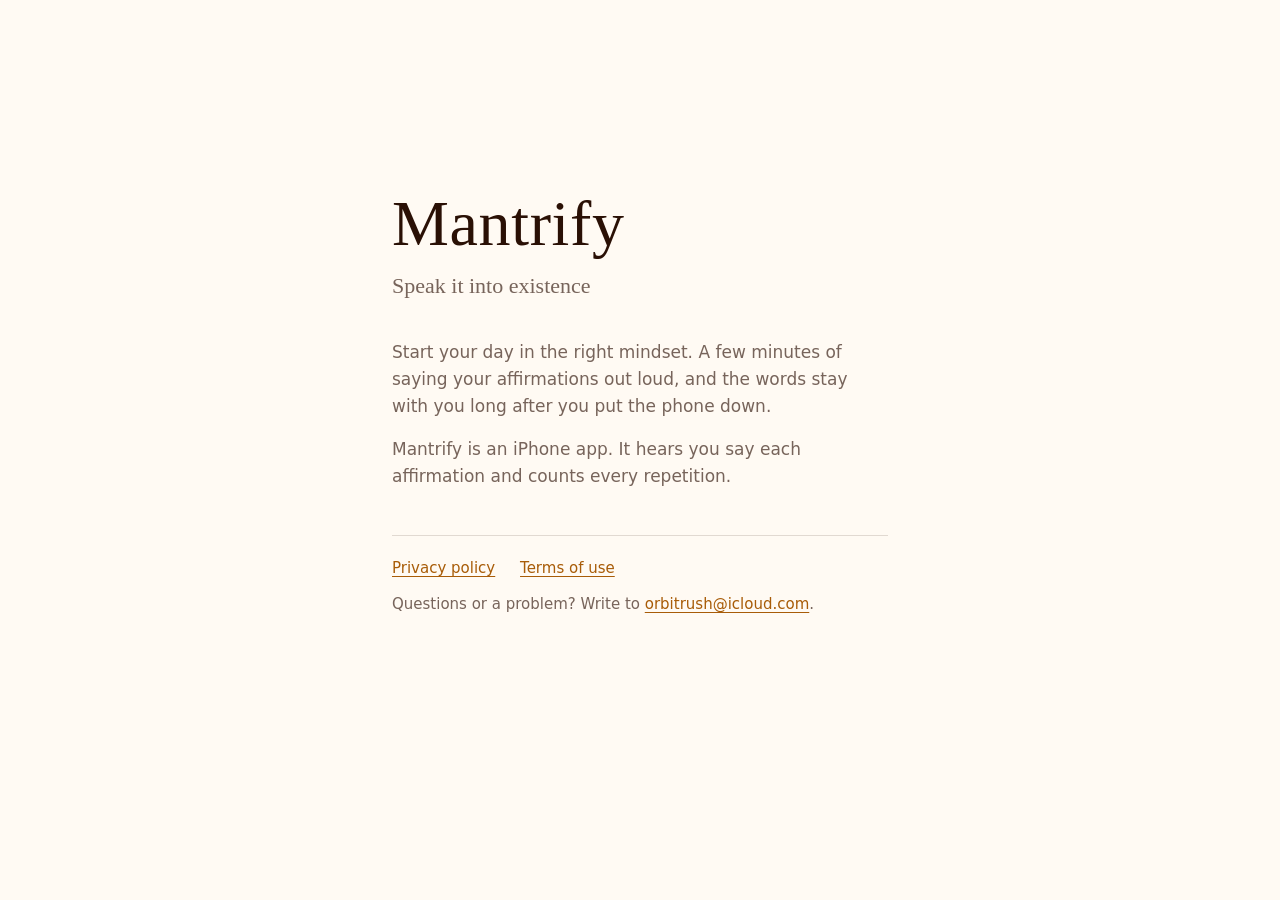
<file: index.html>
<!doctype html>
<html lang="en">
<head>
  <meta charset="utf-8">
  <meta name="viewport" content="width=device-width, initial-scale=1, viewport-fit=cover">
  <title>Mantrify: Daily Affirmations</title>
  <meta name="description" content="Start your day in the right mindset. Mantrify is an iPhone app for saying your affirmations out loud.">
  <meta name="theme-color" content="#FFFAF3" media="(prefers-color-scheme: light)">
  <meta name="theme-color" content="#0B0503" media="(prefers-color-scheme: dark)">
  <link rel="stylesheet" href="style.css">
</head>
<body>
  <main class="home">
    <h1 class="wordmark">Mantrify</h1>
    <p class="tagline">Speak it into existence</p>
    <p>Start your day in the right mindset. A few minutes of saying your affirmations out loud, and the words stay with you long after you put the phone down.</p>
    <p>Mantrify is an iPhone app. It hears you say each affirmation and counts every repetition.</p>
    <nav aria-label="Pages">
      <a href="privacy/">Privacy policy</a>
      <a href="terms/">Terms of use</a>
    </nav>
    <p class="contact">Questions or a problem? Write to <a href="mailto:orbitrush@icloud.com">orbitrush@icloud.com</a>.</p>
  </main>
</body>
</html>
</file>
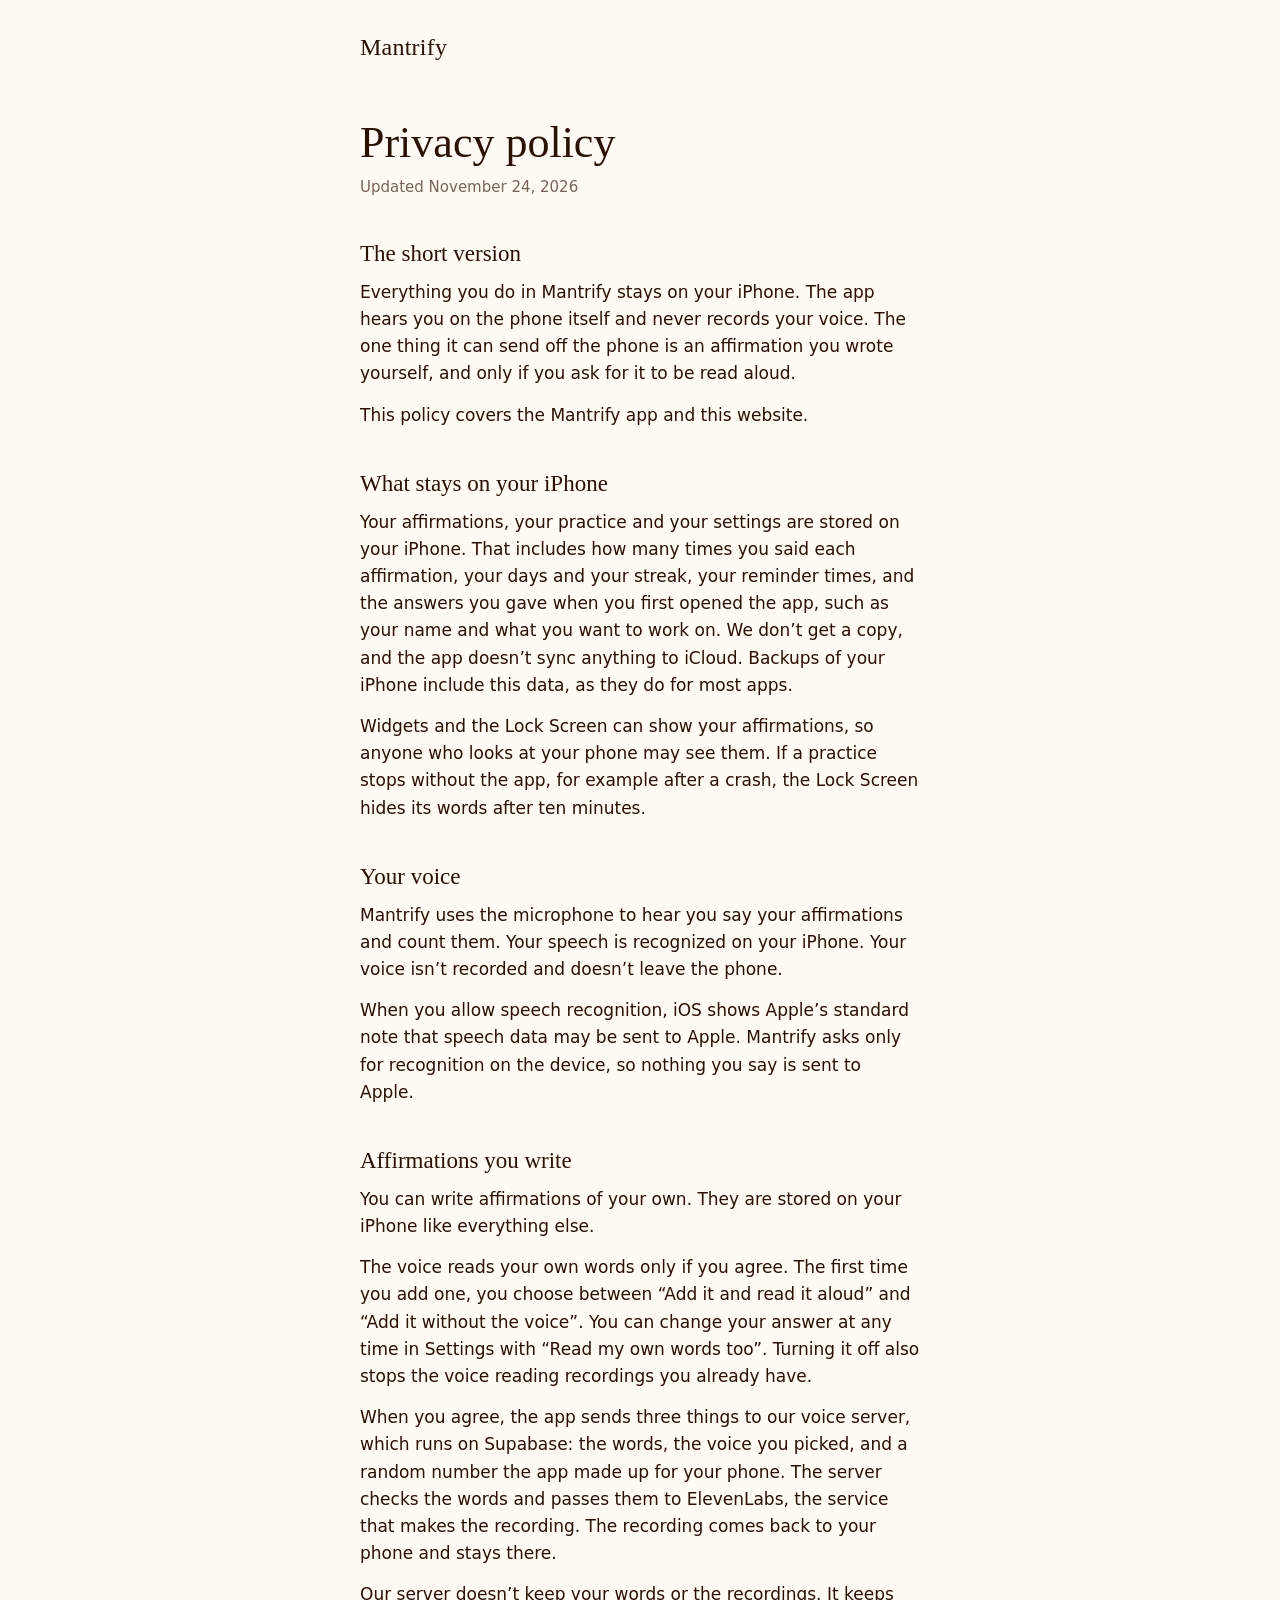
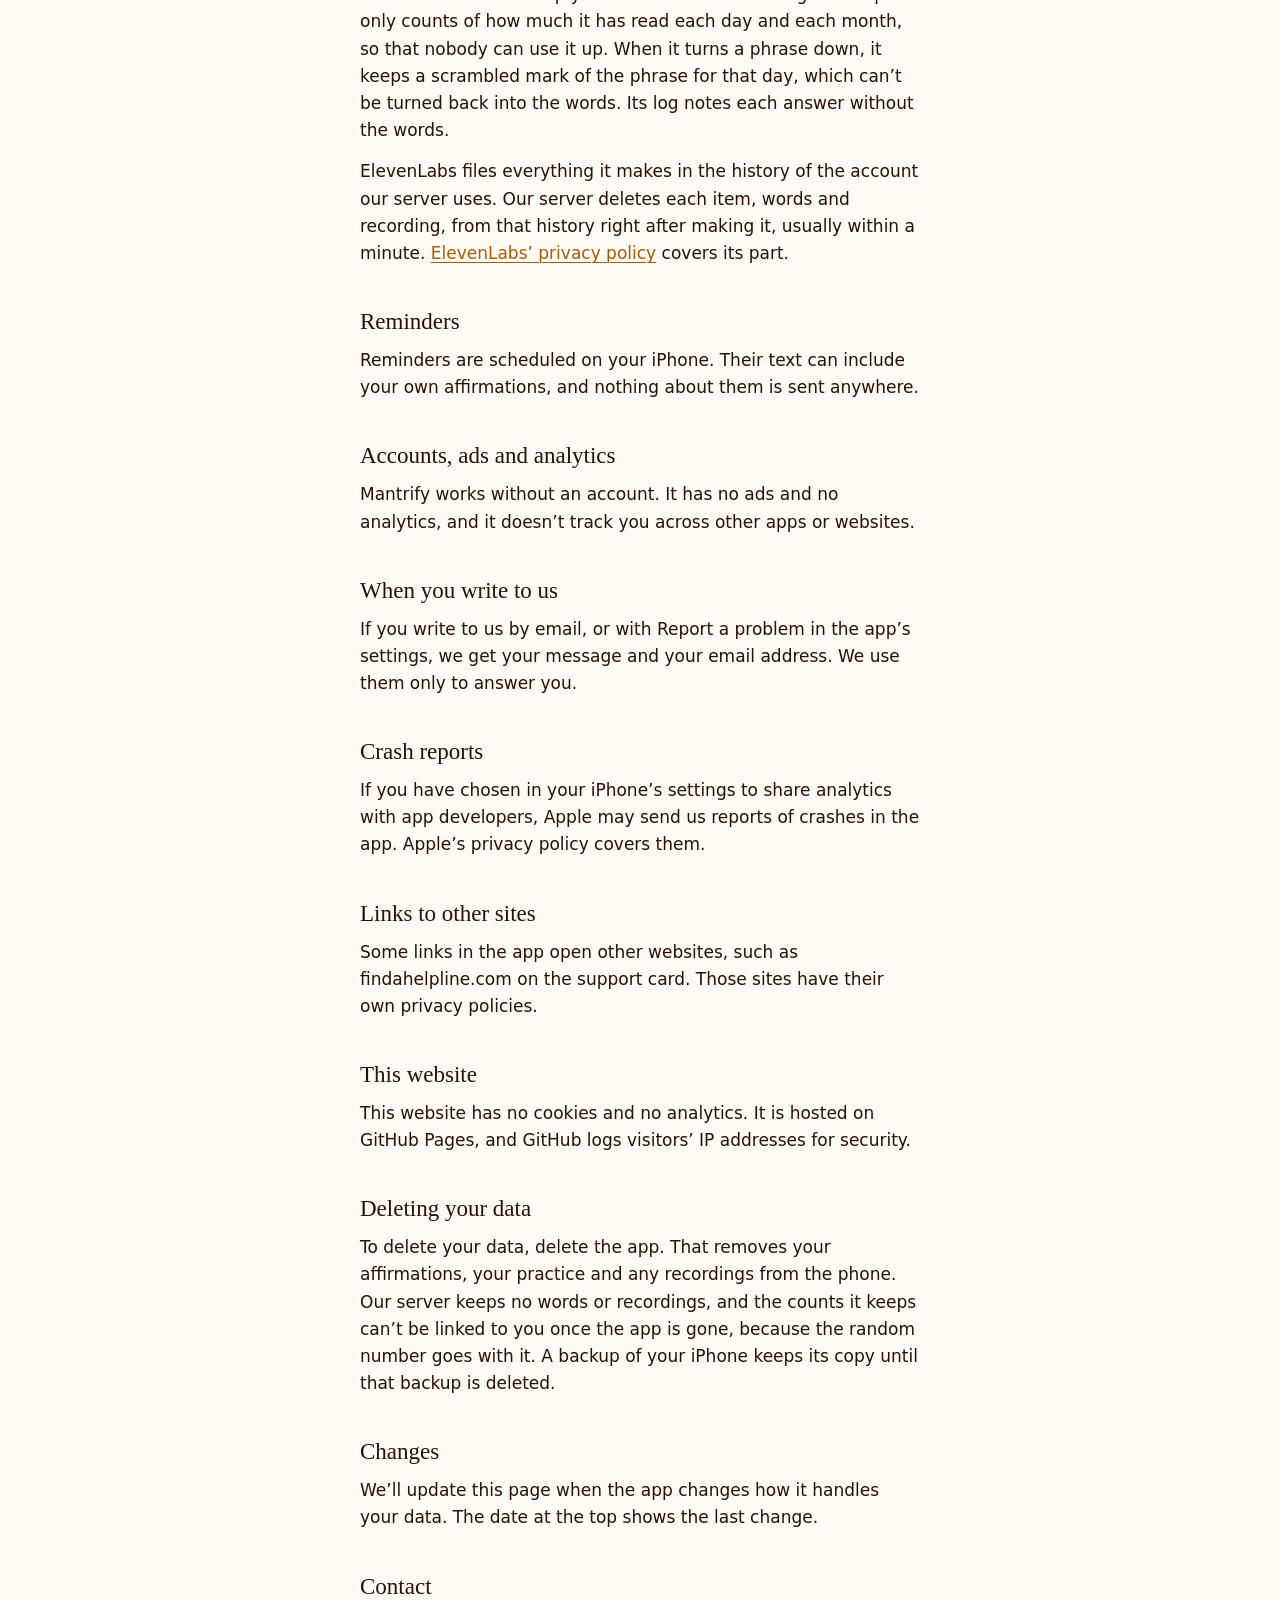
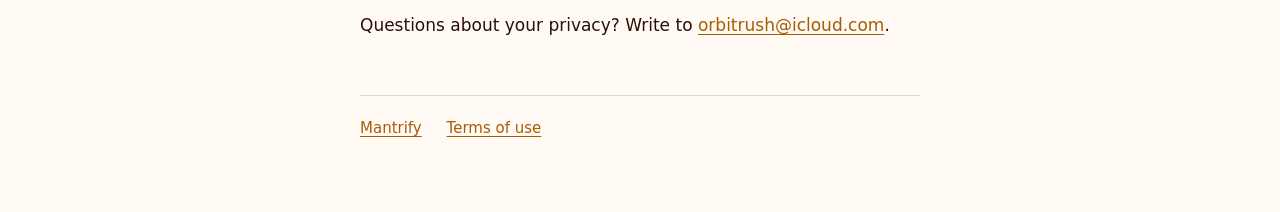
<file: privacy/index.html>
<!doctype html>
<html lang="en">
<head>
  <meta charset="utf-8">
  <meta name="viewport" content="width=device-width, initial-scale=1, viewport-fit=cover">
  <title>Privacy policy · Mantrify</title>
  <meta name="description" content="What the Mantrify app keeps on your iPhone and the one thing it can send off it.">
  <meta name="theme-color" content="#FFFAF3" media="(prefers-color-scheme: light)">
  <meta name="theme-color" content="#0B0503" media="(prefers-color-scheme: dark)">
  <link rel="stylesheet" href="../style.css">
</head>
<body>
  <main class="page">
    <header><a class="wordmark" href="../">Mantrify</a></header>

    <h1>Privacy policy</h1>
    <p class="updated">Updated November 24, 2026</p>

    <h2>The short version</h2>
    <p>Everything you do in Mantrify stays on your iPhone. The app hears you on the phone itself and never records your voice. The one thing it can send off the phone is an affirmation you wrote yourself, and only if you ask for it to be read aloud.</p>
    <p>This policy covers the Mantrify app and this website.</p>

    <h2>What stays on your iPhone</h2>
    <p>Your affirmations, your practice and your settings are stored on your iPhone. That includes how many times you said each affirmation, your days and your streak, your reminder times, and the answers you gave when you first opened the app, such as your name and what you want to work on. We don’t get a copy, and the app doesn’t sync anything to iCloud. Backups of your iPhone include this data, as they do for most apps.</p>
    <p>Widgets and the Lock Screen can show your affirmations, so anyone who looks at your phone may see them. If a practice stops without the app, for example after a crash, the Lock Screen hides its words after ten minutes.</p>

    <h2>Your voice</h2>
    <p>Mantrify uses the microphone to hear you say your affirmations and count them. Your speech is recognized on your iPhone. Your voice isn’t recorded and doesn’t leave the phone.</p>
    <p>When you allow speech recognition, iOS shows Apple’s standard note that speech data may be sent to Apple. Mantrify asks only for recognition on the device, so nothing you say is sent to Apple.</p>

    <h2>Affirmations you write</h2>
    <p>You can write affirmations of your own. They are stored on your iPhone like everything else.</p>
    <p>The voice reads your own words only if you agree. The first time you add one, you choose between “Add it and read it aloud” and “Add it without the voice”. You can change your answer at any time in Settings with “Read my own words too”. Turning it off also stops the voice reading recordings you already have.</p>
    <p>When you agree, the app sends three things to our voice server, which runs on Supabase: the words, the voice you picked, and a random number the app made up for your phone. The server checks the words and passes them to ElevenLabs, the service that makes the recording. The recording comes back to your phone and stays there.</p>
    <p>Our server doesn’t keep your words or the recordings. It keeps only counts of how much it has read each day and each month, so that nobody can use it up. When it turns a phrase down, it keeps a scrambled mark of the phrase for that day, which can’t be turned back into the words. Its log notes each answer without the words.</p>
    <p>ElevenLabs files everything it makes in the history of the account our server uses. Our server deletes each item, words and recording, from that history right after making it, usually within a minute. <a href="https://elevenlabs.io/privacy-policy">ElevenLabs’ privacy policy</a> covers its part.</p>

    <h2>Reminders</h2>
    <p>Reminders are scheduled on your iPhone. Their text can include your own affirmations, and nothing about them is sent anywhere.</p>

    <h2>Accounts, ads and analytics</h2>
    <p>Mantrify works without an account. It has no ads and no analytics, and it doesn’t track you across other apps or websites.</p>

    <h2>When you write to us</h2>
    <p>If you write to us by email, or with Report a problem in the app’s settings, we get your message and your email address. We use them only to answer you.</p>

    <h2>Crash reports</h2>
    <p>If you have chosen in your iPhone’s settings to share analytics with app developers, Apple may send us reports of crashes in the app. Apple’s privacy policy covers them.</p>

    <h2>Links to other sites</h2>
    <p>Some links in the app open other websites, such as findahelpline.com on the support card. Those sites have their own privacy policies.</p>

    <h2>This website</h2>
    <p>This website has no cookies and no analytics. It is hosted on GitHub Pages, and GitHub logs visitors’ IP addresses for security.</p>

    <h2>Deleting your data</h2>
    <p>To delete your data, delete the app. That removes your affirmations, your practice and any recordings from the phone. Our server keeps no words or recordings, and the counts it keeps can’t be linked to you once the app is gone, because the random number goes with it. A backup of your iPhone keeps its copy until that backup is deleted.</p>

    <h2>Changes</h2>
    <p>We’ll update this page when the app changes how it handles your data. The date at the top shows the last change.</p>

    <h2>Contact</h2>
    <p>Questions about your privacy? Write to <a href="mailto:orbitrush@icloud.com">orbitrush@icloud.com</a>.</p>

    <footer>
      <a href="../">Mantrify</a>
      <a href="../terms/">Terms of use</a>
    </footer>
  </main>
</body>
</html>
</file>
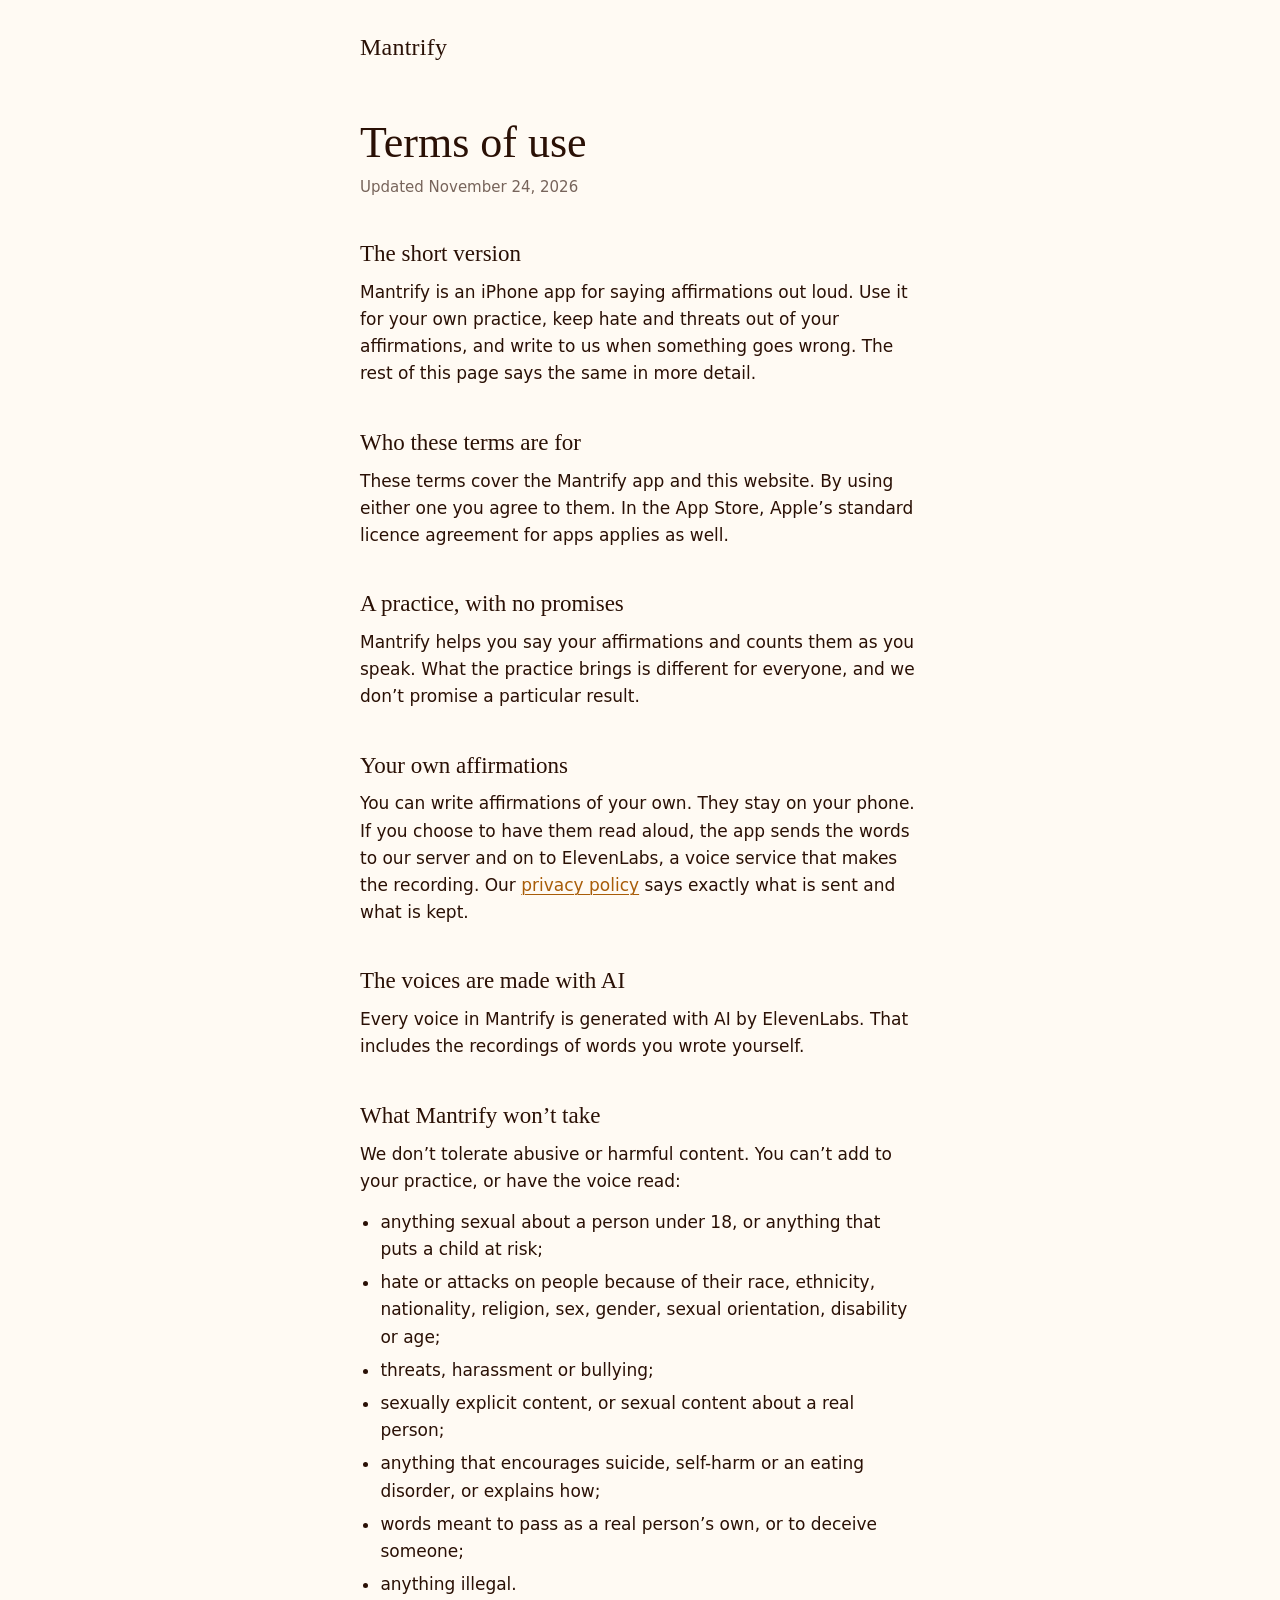
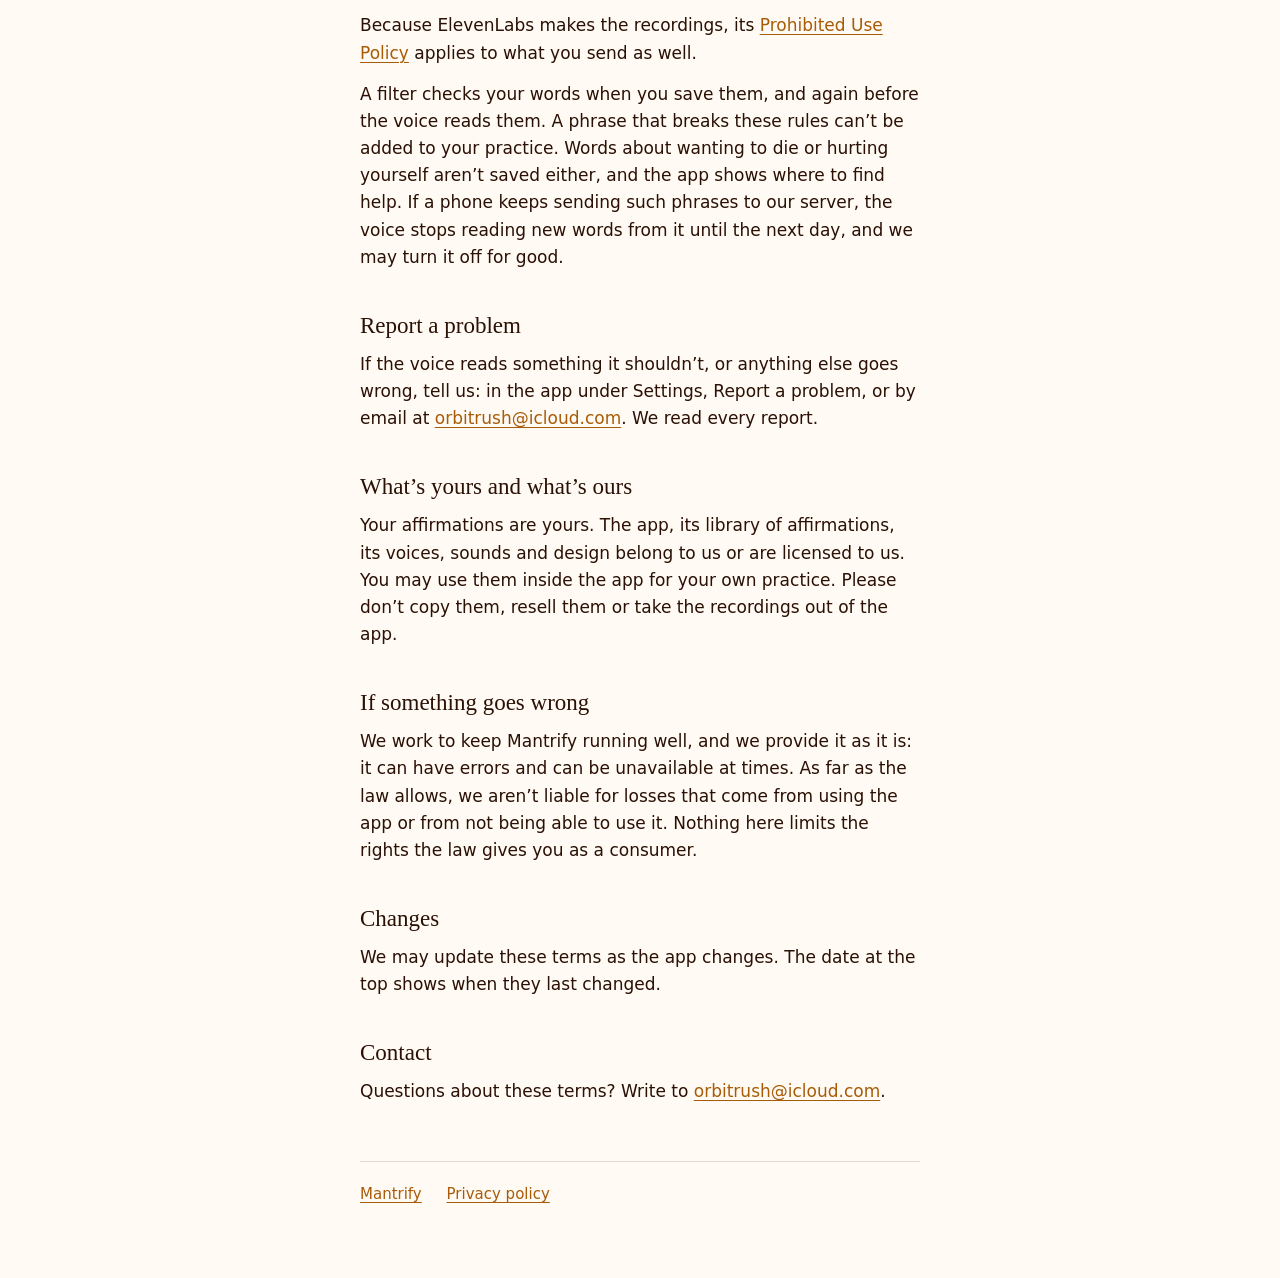
<file: terms/index.html>
<!doctype html>
<html lang="en">
<head>
  <meta charset="utf-8">
  <meta name="viewport" content="width=device-width, initial-scale=1, viewport-fit=cover">
  <title>Terms of use · Mantrify</title>
  <meta name="description" content="The terms for using the Mantrify app and this website.">
  <meta name="theme-color" content="#FFFAF3" media="(prefers-color-scheme: light)">
  <meta name="theme-color" content="#0B0503" media="(prefers-color-scheme: dark)">
  <link rel="stylesheet" href="../style.css">
</head>
<body>
  <main class="page">
    <header><a class="wordmark" href="../">Mantrify</a></header>

    <h1>Terms of use</h1>
    <p class="updated">Updated November 24, 2026</p>

    <h2>The short version</h2>
    <p>Mantrify is an iPhone app for saying affirmations out loud. Use it for your own practice, keep hate and threats out of your affirmations, and write to us when something goes wrong. The rest of this page says the same in more detail.</p>

    <h2>Who these terms are for</h2>
    <p>These terms cover the Mantrify app and this website. By using either one you agree to them. In the App Store, Apple’s standard licence agreement for apps applies as well.</p>

    <h2>A practice, with no promises</h2>
    <p>Mantrify helps you say your affirmations and counts them as you speak. What the practice brings is different for everyone, and we don’t promise a particular result.</p>

    <h2>Your own affirmations</h2>
    <p>You can write affirmations of your own. They stay on your phone. If you choose to have them read aloud, the app sends the words to our server and on to ElevenLabs, a voice service that makes the recording. Our <a href="../privacy/">privacy policy</a> says exactly what is sent and what is kept.</p>

    <h2>The voices are made with AI</h2>
    <p>Every voice in Mantrify is generated with AI by ElevenLabs. That includes the recordings of words you wrote yourself.</p>

    <h2>What Mantrify won’t take</h2>
    <p>We don’t tolerate abusive or harmful content. You can’t add to your practice, or have the voice read:</p>
    <ul>
      <li>anything sexual about a person under 18, or anything that puts a child at risk;</li>
      <li>hate or attacks on people because of their race, ethnicity, nationality, religion, sex, gender, sexual orientation, disability or age;</li>
      <li>threats, harassment or bullying;</li>
      <li>sexually explicit content, or sexual content about a real person;</li>
      <li>anything that encourages suicide, self-harm or an eating disorder, or explains how;</li>
      <li>words meant to pass as a real person’s own, or to deceive someone;</li>
      <li>anything illegal.</li>
    </ul>
    <p>Because ElevenLabs makes the recordings, its <a href="https://elevenlabs.io/use-policy">Prohibited Use Policy</a> applies to what you send as well.</p>
    <p>A filter checks your words when you save them, and again before the voice reads them. A phrase that breaks these rules can’t be added to your practice. Words about wanting to die or hurting yourself aren’t saved either, and the app shows where to find help. If a phone keeps sending such phrases to our server, the voice stops reading new words from it until the next day, and we may turn it off for good.</p>

    <h2>Report a problem</h2>
    <p>If the voice reads something it shouldn’t, or anything else goes wrong, tell us: in the app under Settings, Report a problem, or by email at <a href="mailto:orbitrush@icloud.com">orbitrush@icloud.com</a>. We read every report.</p>

    <h2>What’s yours and what’s ours</h2>
    <p>Your affirmations are yours. The app, its library of affirmations, its voices, sounds and design belong to us or are licensed to us. You may use them inside the app for your own practice. Please don’t copy them, resell them or take the recordings out of the app.</p>

    <h2>If something goes wrong</h2>
    <p>We work to keep Mantrify running well, and we provide it as it is: it can have errors and can be unavailable at times. As far as the law allows, we aren’t liable for losses that come from using the app or from not being able to use it. Nothing here limits the rights the law gives you as a consumer.</p>

    <h2>Changes</h2>
    <p>We may update these terms as the app changes. The date at the top shows when they last changed.</p>

    <h2>Contact</h2>
    <p>Questions about these terms? Write to <a href="mailto:orbitrush@icloud.com">orbitrush@icloud.com</a>.</p>

    <footer>
      <a href="../">Mantrify</a>
      <a href="../privacy/">Privacy policy</a>
    </footer>
  </main>
</body>
</html>
</file>
<file: style.css>
/* mantrify.site. Colours and type follow docs/DESIGN.md: the same room as the app,
   warm white with ink in the light theme, near-black with white in the dark one.
   Only the dark room has light from the floor: on a light wall nothing glows. */

:root {
  color-scheme: light dark;
  --room: #FFFAF3;
  --ink: #2A1005;
  --soft: rgba(42, 16, 5, 0.64);
  --faint: rgba(42, 16, 5, 0.14);
  --link: #A85C08;
  --floor: none;
  --voice: ui-serif, "New York", Georgia, "Times New Roman", serif;
  --ui: -apple-system, BlinkMacSystemFont, "SF Pro Text", system-ui, "Segoe UI", Roboto, sans-serif;
}

@media (prefers-color-scheme: dark) {
  :root {
    --room: #0B0503;
    --ink: #FFFFFF;
    --soft: rgba(255, 255, 255, 0.64);
    --faint: rgba(255, 255, 255, 0.14);
    --link: #FFB866;
    --floor: radial-gradient(120% 60% at 50% 115%, rgba(255, 184, 102, 0.16), transparent 70%);
  }
}

* { box-sizing: border-box; }

html { -webkit-text-size-adjust: 100%; }

body {
  margin: 0;
  min-height: 100svh;
  background: var(--floor), var(--room);
  background-attachment: fixed;
  color: var(--ink);
  font: 17px/1.6 var(--ui);
  -webkit-font-smoothing: antialiased;
}

a { color: var(--link); text-underline-offset: 0.18em; text-decoration-thickness: 1px; }
a:hover { text-decoration-thickness: 2px; }
a:focus-visible { outline: 2px solid var(--link); outline-offset: 3px; border-radius: 2px; }

.wordmark {
  font-family: var(--voice);
  font-weight: 400;
  letter-spacing: 0.01em;
  color: var(--ink);
  text-decoration: none;
}

/* Home: one block, a little above the middle of the screen. */
.home {
  min-height: 100svh;
  display: flex;
  flex-direction: column;
  justify-content: center;
  padding: 48px 24px 14svh;
  max-width: 34rem;
  margin: 0 auto;
}
.home .wordmark { font-size: clamp(44px, 11vw, 64px); line-height: 1.05; margin: 0; }
.home .tagline { font-family: var(--voice); font-size: 22px; color: var(--soft); margin: 10px 0 36px; }
.home p { margin: 0 0 16px; color: var(--soft); }
.home nav { margin-top: 28px; padding-top: 20px; border-top: 1px solid var(--faint); font-size: 15px; }
.home nav a { margin-right: 20px; }
.home .contact { margin-top: 12px; font-size: 15px; }

/* Text pages. */
.page { max-width: 38rem; margin: 0 auto; padding: 28px 24px 72px; }
.page header { padding-bottom: 28px; }
.page header .wordmark { font-size: 24px; }
.page h1 { font-family: var(--voice); font-weight: 400; font-size: clamp(34px, 8vw, 44px); line-height: 1.15; margin: 24px 0 6px; }
.page .updated { color: var(--soft); font-size: 15px; margin: 0 0 32px; }
.page h2 { font-family: var(--voice); font-weight: 400; font-size: 23px; line-height: 1.3; margin: 40px 0 10px; }
.page p, .page ul { margin: 0 0 14px; }
.page ul { padding-left: 1.2em; }
.page li { margin-bottom: 6px; }
.page footer { margin-top: 56px; padding-top: 20px; border-top: 1px solid var(--faint); font-size: 15px; color: var(--soft); }
.page footer a { margin-right: 20px; }
</file>
